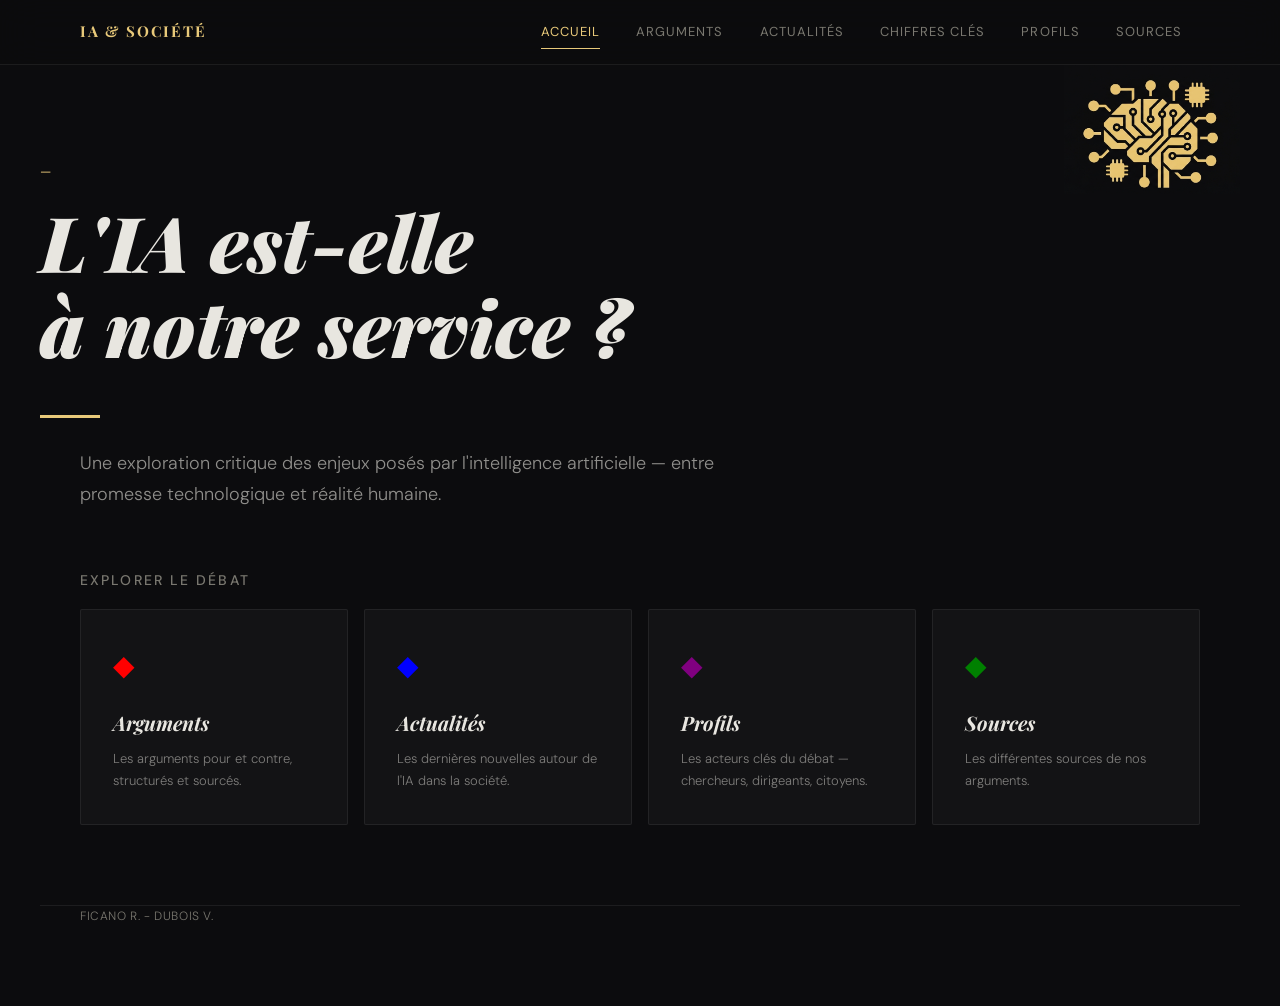
<file: index.html>
<!DOCTYPE html>
<html lang="fr">

<head>
  <meta charset="UTF-8">
  <meta name="viewport" content="width=device-width, initial-scale=1.0">
  <link rel="stylesheet" href="css/style.css">
  <link rel="icon" href="img/logo.png">
  <title>IA et société</title>
</head>

<body>
  <header>
    <nav>
      <ul>
        <li><a href="/" class="active">Accueil</a></li>
        <li><a href="html/arguments.html">Arguments</a></li>
        <li><a href="html/actu.html">Actualités</a></li>
        <li><a href="html/chiffres.html">chiffres clés</a></li>
        <li><a href="html/profils.html">Profils</a></li>
        <li><a href="html/sources.html">Sources</a></li>
      </ul>
    </nav>
  </header>

  <img class="filter" src="img/ia.png" id="ia_img">
  
  <h1>L'IA est-elle<br>à notre service ?</h1>

  <main>
    <p class="hero-description">
      Une exploration critique des enjeux posés par l'intelligence artificielle — entre promesse technologique et
      réalité humaine.
    </p>

    <h3>Explorer le débat</h3>

    <div class="explore-grid">

      <a href="html/arguments.html" class="explore-link">
        <div class="explore-card">
          <div class="explore-icon" style="color: rgb(255, 0, 0);">◆</div>
          <div class="explore-title">Arguments</div>
          <div class="explore-desc">Les arguments pour et contre, structurés et sourcés.</div>
        </div>
      </a>

      <a href="html/actu.html" class="explore-link">
        <div class="explore-card">
          <div class="explore-icon" style="color: blue;">◆</div>
          <div class="explore-title">Actualités</div>
          <div class="explore-desc">Les dernières nouvelles autour de l'IA dans la société.</div>
        </div>
      </a>

      <a href="html/profils.html" class="explore-link">
        <div class="explore-card">
          <div class="explore-icon" style="color:purple">◆</div>
          <div class="explore-title">Profils</div>
          <div class="explore-desc">Les acteurs clés du débat — chercheurs, dirigeants, citoyens.</div>
        </div>
      </a>

      <a href="html/sources.html" class="explore-link">
        <div class="explore-card">
          <div class="explore-icon" style="color: green">◆</div>
          <div class="explore-title">Sources</div>
          <div class="explore-desc">Les différentes sources de nos arguments.</div>
        </div>
      </a>

    </div>
  </main>

  <footer>
    FICANO R. - DUBOIS V.
  </footer>

</body>

</html>
</file>
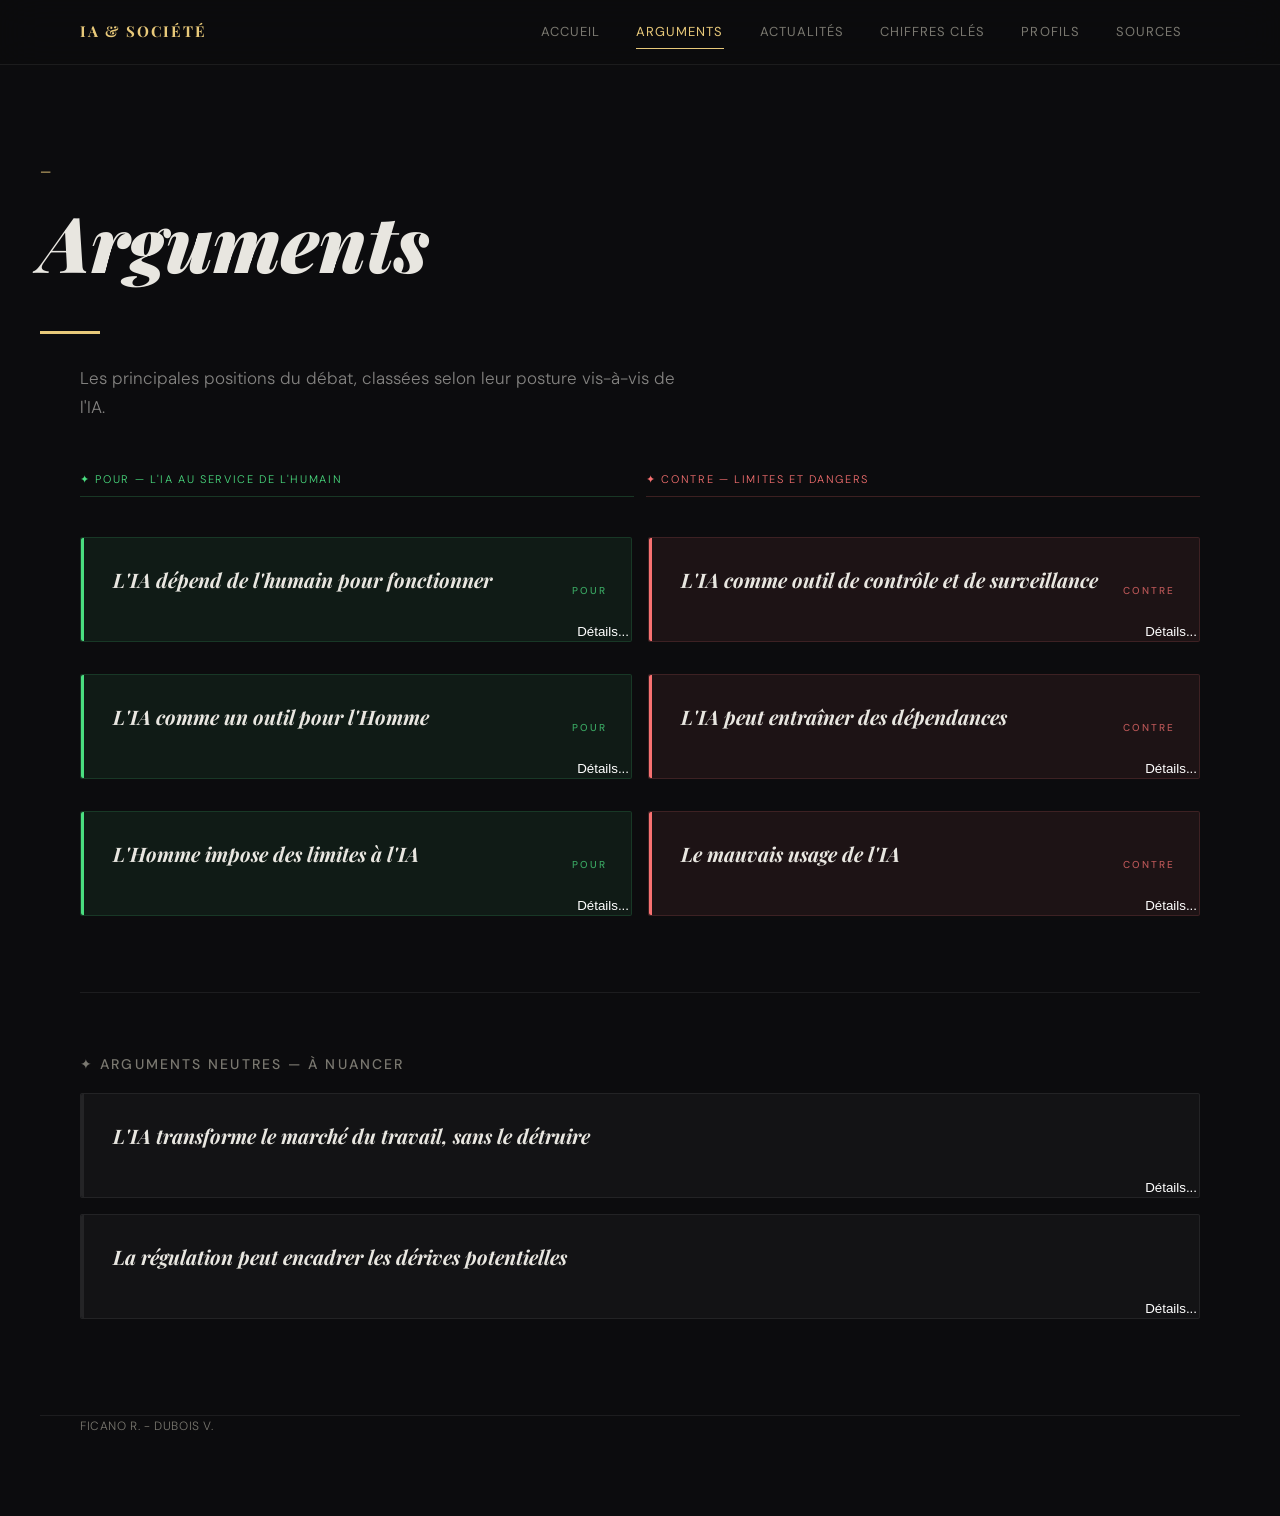
<file: html/arguments.html>
<!DOCTYPE html>
<html lang="fr">

<head>
  <meta charset="UTF-8">
  <meta name="viewport" content="width=device-width, initial-scale=1.0">
  <link rel="stylesheet" href="../css/style.css">
  <link rel="icon" href="../img/logo.png">
  <title>IA et société</title>
</head>

<body>
  <header>
    <nav>
      <ul>
        <li><a href="../index.html">Accueil</a></li>
        <li><a href="arguments.html" class="active">Arguments</a></li>
        <li><a href="actu.html">Actualités</a></li>
        <li><a href="chiffres.html">chiffres clés</a></li>
        <li><a href="profils.html">Profils</a></li>
        <li><a href="sources.html">Sources</a></li>
      </ul>
    </nav>
  </header>

  <h1>Arguments</h1>

  <main>
    <p style="max-width:600px; font-size:17px; color:rgba(232,230,224,0.55); margin-bottom:48px;">
      Les principales positions du débat, classées selon leur posture vis-à-vis de l'IA.
    </p>

    <div style="display:grid; grid-template-columns:1fr 1fr; gap:12px; margin-bottom:12px;">
      <div
        style="font-family:'DM Sans',sans-serif; font-size:11px; letter-spacing:0.15em; text-transform:uppercase; color:#4ade80; padding:0 0 8px; border-bottom:1px solid rgba(74,222,128,0.2);">
        ✦ Pour — L'IA au service de l'humain
      </div>
      <div
        style="font-family:'DM Sans',sans-serif; font-size:11px; letter-spacing:0.15em; text-transform:uppercase; color:#f87171; padding:0 0 8px; border-bottom:1px solid rgba(248,113,113,0.2);">
        ✦ Contre — Limites et dangers
      </div>
    </div>

    <div class="arguments-grid">
      <fieldset class="pour">
        <h2>L'IA dépend
          de l'humain pour fonctionner</h2>
        <button class="detailsbtn" command="show-modal" commandfor="diag_1">
          Détails...
        </button>
      </fieldset>

      <dialog id="diag_1" closedby="any">
        <button class="closebtn" commandfor="diag_1" command="close">✕</button>
        <p>L'IA ne peut exister sans l'humain. Elle se nourrit des données que nous produisons,
          repose sur des infrastructures que nous concevons et maintenons, et n'a de raison d'être que parce que nous la
          consommons.
          Loin d'être autonome, elle est le reflet d'une dépendance totale à l'activité humaine.</p>
      </dialog>

      <fieldset class="contre">
        <h2>L'IA
          comme outil de contrôle et de surveillance</h2>
        <button class="detailsbtn" command="show-modal" commandfor="diag_2">
          Détails...
        </button>
      </fieldset>

      <dialog id="diag_2" closedby="any">
        <button class="closebtn" commandfor="diag_2" command="close">✕</button>
        <p>L'utilisation de l'IA dans la surveillance soulève des inquiétudes majeures. Reconnaissance faciale,
          analyse de données massives et suivi des comportements peuvent être utilisés pour restreindre les libertés
          individuelles. Sans encadrement strict, ces technologies peuvent devenir des outils de contrôle social
          puissants.</p>
      </dialog>

      <fieldset class="pour">
        <h2>L'IA comme un outil pour l'Homme</h2>
        <button class="detailsbtn" command="show-modal" commandfor="diag_3">
          Détails...
        </button>
      </fieldset>

      <dialog id="diag_3" closedby="any">
        <button class="closebtn" commandfor="diag_3" command="close">✕</button>
        <p>Conçue pour répondre à des besoins humains, l'IA est un outil de service par nature. Médecine, éducation,
          productivité, accessibilité : dans chaque domaine,
          elle agit sur sollicitation humaine et au bénéfice de l'homme.
          C'est un prolongement de nos capacités, dont nous restons les commanditaires.</p>
      </dialog>

      <fieldset class="contre">
        <h2>L'IA peut entraîner des dépendances</h2>
        <button class="detailsbtn" command="show-modal" commandfor="diag_4">
          Détails...
        </button>
      </fieldset>

      <dialog id="diag_4" closedby="any">
        <button class="closebtn" commandfor="diag_4" command="close">✕</button>
        <p>À force d'automatiser certaines tâches, l'IA peut réduire notre autonomie. Les utilisateurs peuvent devenir
          dépendants des outils numériques pour réfléchir, décider ou créer. Cette dépendance peut affaiblir certaines
          compétences humaines essentielles sur le long terme.</p>
      </dialog>

      <fieldset class="pour">
        <h2>L'Homme impose des limites à l'IA</h2>
        <button class="detailsbtn" command="show-modal" commandfor="diag_5">
          Détails...
        </button>
      </fieldset>

      <dialog id="diag_5" closedby="any">
        <button class="closebtn" commandfor="diag_5" command="close">✕</button>
        <p>L'IA n'agit jamais en dehors du cadre que l'homme lui impose. Techniquement,
          ses capacités et ses interdits sont définis par ses concepteurs. Juridiquement,
          des réglementations comme l'AI Act encadrent strictement ses usages.
          L'homme est à la fois architecte, utilisateur et législateur de son outil.</p>
      </dialog>

      <fieldset class="contre">
        <h2>Le mauvais usage de l'IA</h2>
        <button class="detailsbtn" command="show-modal" commandfor="diag_6">
          Détails...
        </button>
      </fieldset>

      <dialog id="diag_6" closedby="any">
        <button class="closebtn" commandfor="diag_6" command="close">✕</button>
        <p>Comme tout outil, l'IA peut être utilisée à mauvais escient. Désinformation, deepfakes,
          automatisation de cyberattaques ou manipulation de l'opinion publique sont autant de risques réels. Le
          problème
          ne vient pas uniquement de la technologie, mais de l'usage que certains en font.</p>
      </dialog>
    </div>

    <hr>

    <h3>✦ Arguments neutres — À nuancer</h3>

    <fieldset>
      <h2>L'IA transforme le marché du travail, sans le détruire</h2>
      <button class="detailsbtn" command="show-modal" commandfor="diag_7">
        Détails...
      </button>
    </fieldset>

    <dialog id="diag_7" closedby="any">
      <button class="closebtn" commandfor="diag_7" command="close">✕</button>
      <p>L'IA modifie profondément certains métiers en automatisant des tâches répétitives, mais elle en crée aussi de
        nouveaux. Plutôt qu'une disparition globale des emplois, on observe une transformation des compétences demandées
        et une évolution du marché du travail.</p>
    </dialog>

    <fieldset>
      <h2>La régulation peut encadrer les dérives potentielles</h2>
      <button class="detailsbtn" command="show-modal" commandfor="diag_8">
        Détails...
      </button>
    </fieldset>

    <dialog id="diag_8" closedby="any">
      <button class="closebtn" commandfor="diag_8" command="close">✕</button>
      <p>Des lois et régulations peuvent limiter les abus liés à l'IA. En fixant des règles claires sur son utilisation,
        il est possible de réduire les risques tout en conservant ses bénéfices. Toutefois, leur efficacité dépend de
        leur application et de leur adaptation face aux évolutions rapides de la technologie.</p>
    </dialog>
  </main>

  <footer>
    FICANO R. - DUBOIS V.
  </footer>
</body>

</html>
</file>
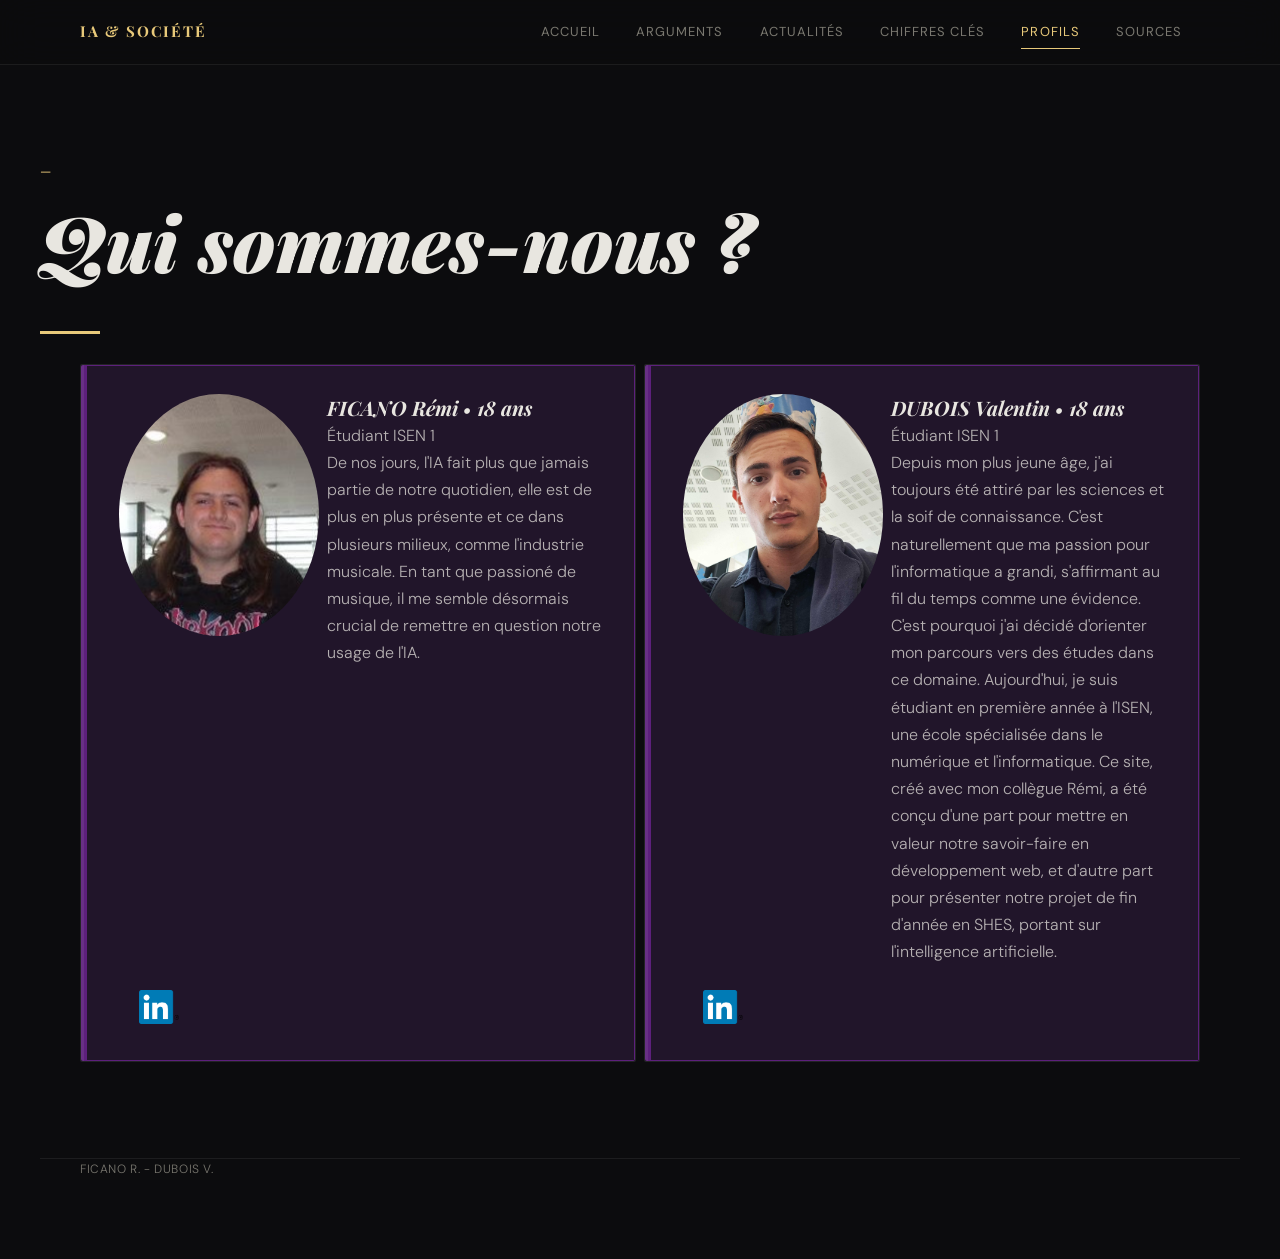
<file: html/profils.html>
<!DOCTYPE html>
<html lang="fr">

<head>
    <meta charset="UTF-8">
    <meta name="viewport" content="width=device-width, initial-scale=1.0">
    <link rel="stylesheet" href="../css/style.css">
    <link rel="icon" href="../img/logo.png">
    <title>IA et société</title>
</head>

<body>
    <header>
        <nav>
            <ul>
                <li><a href="../index.html">Accueil</a></li>
                <li><a href="arguments.html">Arguments</a></li>
                <li><a href="actu.html">Actualités</a></li>
                <li><a href="chiffres.html">chiffres clés</a></li>
                <li><a href="profils.html" class="active">Profils</a></li>
                <li><a href="sources.html">Sources</a></li>
            </ul>
        </nav>
    </header>

    <h1>Qui sommes-nous ?</h1>

    <main>

        <div class="container">
            <fieldset>
                <div class="profil">
                    <img style="border-radius: 150%;" width="200px" height="242px" src="../img/remi.jpg">
                    <div>
                        <h2>FICANO Rémi • 18 ans</h2>
                        <p>Étudiant ISEN 1 <br> De nos jours, l'IA fait plus que jamais partie de notre quotidien, elle
                            est de plus en plus présente et ce dans plusieurs milieux, comme l'industrie musicale. En
                            tant que passioné de musique, il me semble désormais crucial de remettre en question notre
                            usage de l'IA. <br><br><br><br><br><br><br><br><br><br><br><br></p>
                    </div>
                    <a href="https://www.linkedin.com/in/r%C3%A9mi-ficano-0a71162b5/" target="_NULL"><img
                            style="margin-left: 20px;" width="40px" src="../img/linkedin-in-icon-seeklogo.png"></a>
                </div>
            </fieldset>
            <fieldset>
                <div class="profil">
                    <img style="border-radius: 150%;" width="200px" height="242px" src="../img/valentin.jpg">
                    <div>
                        <h2>DUBOIS Valentin • 18 ans</h2>
                        <p>Étudiant ISEN 1 <br>
                            Depuis mon plus jeune âge, j'ai toujours été attiré par les sciences et la soif de
                            connaissance. C'est naturellement que ma passion pour l'informatique a grandi, s'affirmant
                            au fil du temps comme une évidence. C'est pourquoi j'ai décidé d'orienter mon parcours vers
                            des études dans ce domaine.
                            Aujourd'hui, je suis étudiant en première année à l'ISEN, une école spécialisée dans le
                            numérique et l'informatique. Ce site, créé avec mon collègue Rémi, a été conçu d'une part
                            pour mettre en valeur notre savoir-faire en développement web, et d'autre part pour
                            présenter notre projet de fin d'année en SHES, portant sur l'intelligence artificielle.</p>

                    </div>
                    <a href="https://www.linkedin.com/in/valentin-dubois-207bb8398/" target="_NULL"><img
                            style="margin-left: 20px;" width="40px" src="../img/linkedin-in-icon-seeklogo.png"></a>
                </div>
            </fieldset>
        </div>

    </main>

    <footer>
        FICANO R. - DUBOIS V.
    </footer>

</body>

</html>
</file>
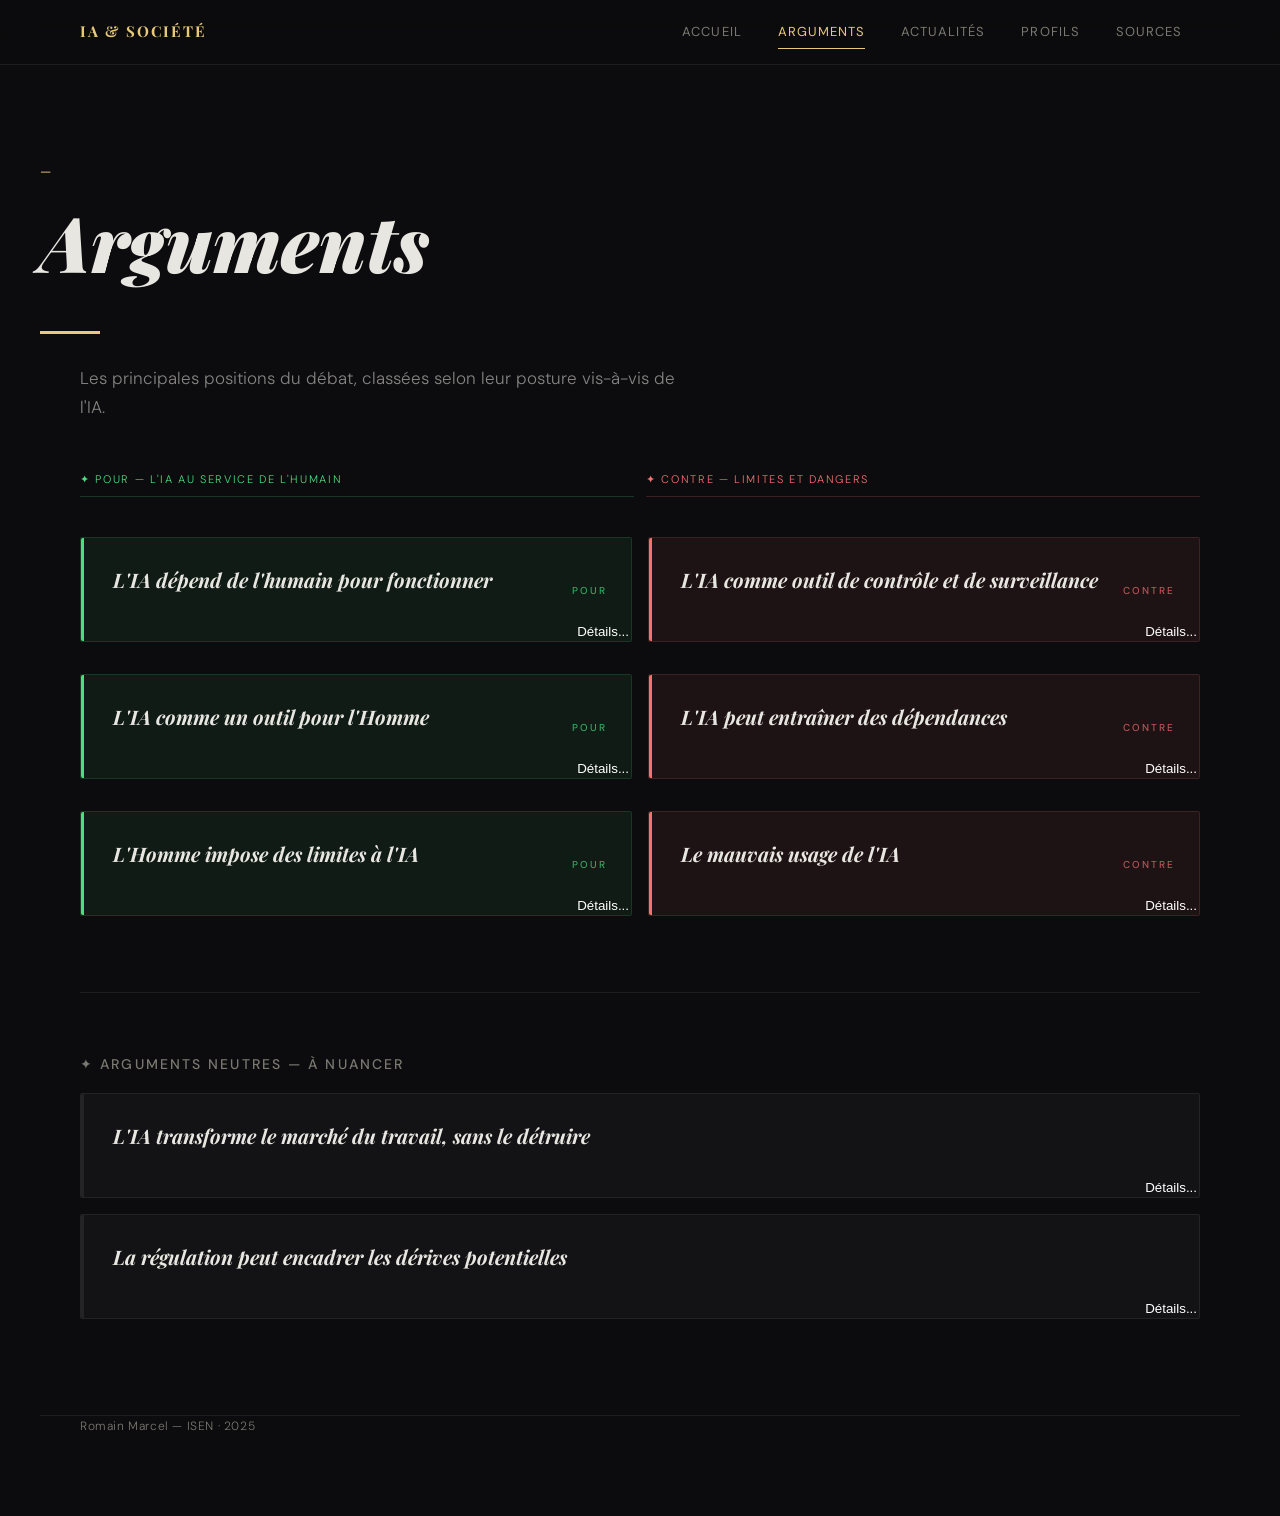
<file: static/html/arguments.html>
<!DOCTYPE html>
<html lang="fr">

<head>
  <meta charset="UTF-8">
  <meta name="viewport" content="width=device-width, initial-scale=1.0">
  <link rel="stylesheet" href="../css/style.css">
  <link rel="icon" href="../img/logo.png">
  <title>IA et société</title>
</head>

<body>
  <header>
    <nav>
      <ul>
        <li><a href="../..">Accueil</a></li>
        <li><a href="arguments.html" class="active">Arguments</a></li>
        <li><a href="actu.html">Actualités</a></li>
        <li><a href="profils.html">Profils</a></li>
        <li><a href="sources.html">Sources</a></li>
      </ul>
    </nav>
  </header>

  <h1>Arguments</h1>

  <main>
    <p style="max-width:600px; font-size:17px; color:rgba(232,230,224,0.55); margin-bottom:48px;">
      Les principales positions du débat, classées selon leur posture vis-à-vis de l'IA.
    </p>

    <div style="display:grid; grid-template-columns:1fr 1fr; gap:12px; margin-bottom:12px;">
      <div
        style="font-family:'DM Sans',sans-serif; font-size:11px; letter-spacing:0.15em; text-transform:uppercase; color:#4ade80; padding:0 0 8px; border-bottom:1px solid rgba(74,222,128,0.2);">
        ✦ Pour — L'IA au service de l'humain
      </div>
      <div
        style="font-family:'DM Sans',sans-serif; font-size:11px; letter-spacing:0.15em; text-transform:uppercase; color:#f87171; padding:0 0 8px; border-bottom:1px solid rgba(248,113,113,0.2);">
        ✦ Contre — Limites et dangers
      </div>
    </div>

    <div class="arguments-grid">
      <fieldset class="pour">
        <h2><a target="_NULL" href="https://news.harvard.edu/gazette/story/2025/11/is-ai-dulling-our-minds/">L'IA dépend
            de l'humain pour fonctionner</a></h2>
        <button class="detailsbtn" command="show-modal" commandfor="diag_1">
          Détails...
        </button>
      </fieldset>

      <dialog id="diag_1" closedby="any">
        <button class="closebtn" commandfor="diag_1" command="close">✕</button>
        <p>L'IA ne peut exister sans l'humain. Elle se nourrit des données que nous produisons,
           repose sur des infrastructures que nous concevons et maintenons, et n'a de raison d'être que parce que nous la consommons. 
          Loin d'être autonome, elle est le reflet d'une dépendance totale à l'activité humaine.</p>
      </dialog>

      <fieldset class="contre">
        <h2><a target="_NULL"
            href="https://www.lemondeinformatique.fr/actualites/lire-anthropic-etend-les-capacites-de-claude-pour-controler-un-pc-99725.html">L'IA
            comme outil de contrôle et de surveillance</a></h2>
        <button class="detailsbtn" command="show-modal" commandfor="diag_2">
          Détails...
        </button>
      </fieldset>

      <dialog id="diag_2" closedby="any">
        <button class="closebtn" commandfor="diag_2" command="close">✕</button>
        <p>Ce dialogue a été ouvert en utilisant une commande d'invocation. gsgs</p>
      </dialog>

      <fieldset class="pour">
        <h2><a href="profils.html">L'IA comme un outil pour l'Homme</a></h2>
        <button class="detailsbtn" command="show-modal" commandfor="diag_3">
          Détails...
        </button>
      </fieldset>

      <dialog id="diag_3" closedby="any">
        <button class="closebtn" commandfor="diag_3" command="close">✕</button>
        <p>Conçue pour répondre à des besoins humains, l'IA est un outil de service par nature. Médecine, éducation, productivité, accessibilité : dans chaque domaine, 
          elle agit sur sollicitation humaine et au bénéfice de l'homme. 
          C'est un prolongement de nos capacités, dont nous restons les commanditaires.</p>
      </dialog>

      <fieldset class="contre">
        <h2><a href="profils.html">L'IA peut entraîner des dépendances</a></h2>
        <button class="detailsbtn" command="show-modal" commandfor="diag_4">
          Détails...
        </button>
      </fieldset>

      <dialog id="diag_4" closedby="any">
        <button class="closebtn" commandfor="diag_4" command="close">✕</button>
        <p>Ce dialogue a été ouvert en utilisant une commande d'invocation.</p>
      </dialog>

      <fieldset class="pour">
        <h2><a href="profils.html">L'Homme impose des limites à l'IA</a></h2>
        <button class="detailsbtn" command="show-modal" commandfor="diag_5">
          Détails...
        </button>
      </fieldset>

      <dialog id="diag_5" closedby="any">
        <button class="closebtn" commandfor="diag_5" command="close">✕</button>
        <p>L'IA n'agit jamais en dehors du cadre que l'homme lui impose. Techniquement, 
          ses capacités et ses interdits sont définis par ses concepteurs. Juridiquement,
           des réglementations comme l'AI Act encadrent strictement ses usages.
           L'homme est à la fois architecte, utilisateur et législateur de son outil.</p>
      </dialog>

      <fieldset class="contre">
        <h2><a href="profils.html">Le mauvais usage de l'IA</a></h2>
        <button class="detailsbtn" command="show-modal" commandfor="diag_6">
          Détails...
        </button>
      </fieldset>

      <dialog id="diag_6" closedby="any">
        <button class="closebtn" commandfor="diag_6" command="close">✕</button>
        <p>Ce dialogue a été ouvert en utilisant une commande d'invocation.</p>
      </dialog>
    </div>

    <hr>

    <h3>✦ Arguments neutres — À nuancer</h3>

    <fieldset>
      <h2><a href="profils.html">L'IA transforme le marché du travail, sans le détruire</a></h2>
      <button class="detailsbtn" command="show-modal" commandfor="diag_7">
        Détails...
      </button>
    </fieldset>

    <dialog id="diag_7" closedby="any">
        <button class="closebtn" commandfor="diag_7" command="close">✕</button>
        <p>Ce dialogue a été ouvert en utilisant une commande d'invocation.</p>
      </dialog>

    <fieldset>
      <h2><a href="profils.html">La régulation peut encadrer les dérives potentielles</a></h2>
      <button class="detailsbtn" command="show-modal" commandfor="diag_8">
        Détails...
      </button>
    </fieldset>

    <dialog id="diag_8" closedby="any">
        <button class="closebtn" commandfor="diag_8" command="close">✕</button>
        <p>Ce dialogue a été ouvert en utilisant une commande d'invocation.</p>
      </dialog>
  </main>

  <footer>
    Romain Marcel — ISEN · 2025
  </footer>
</body>

</html>
</file>
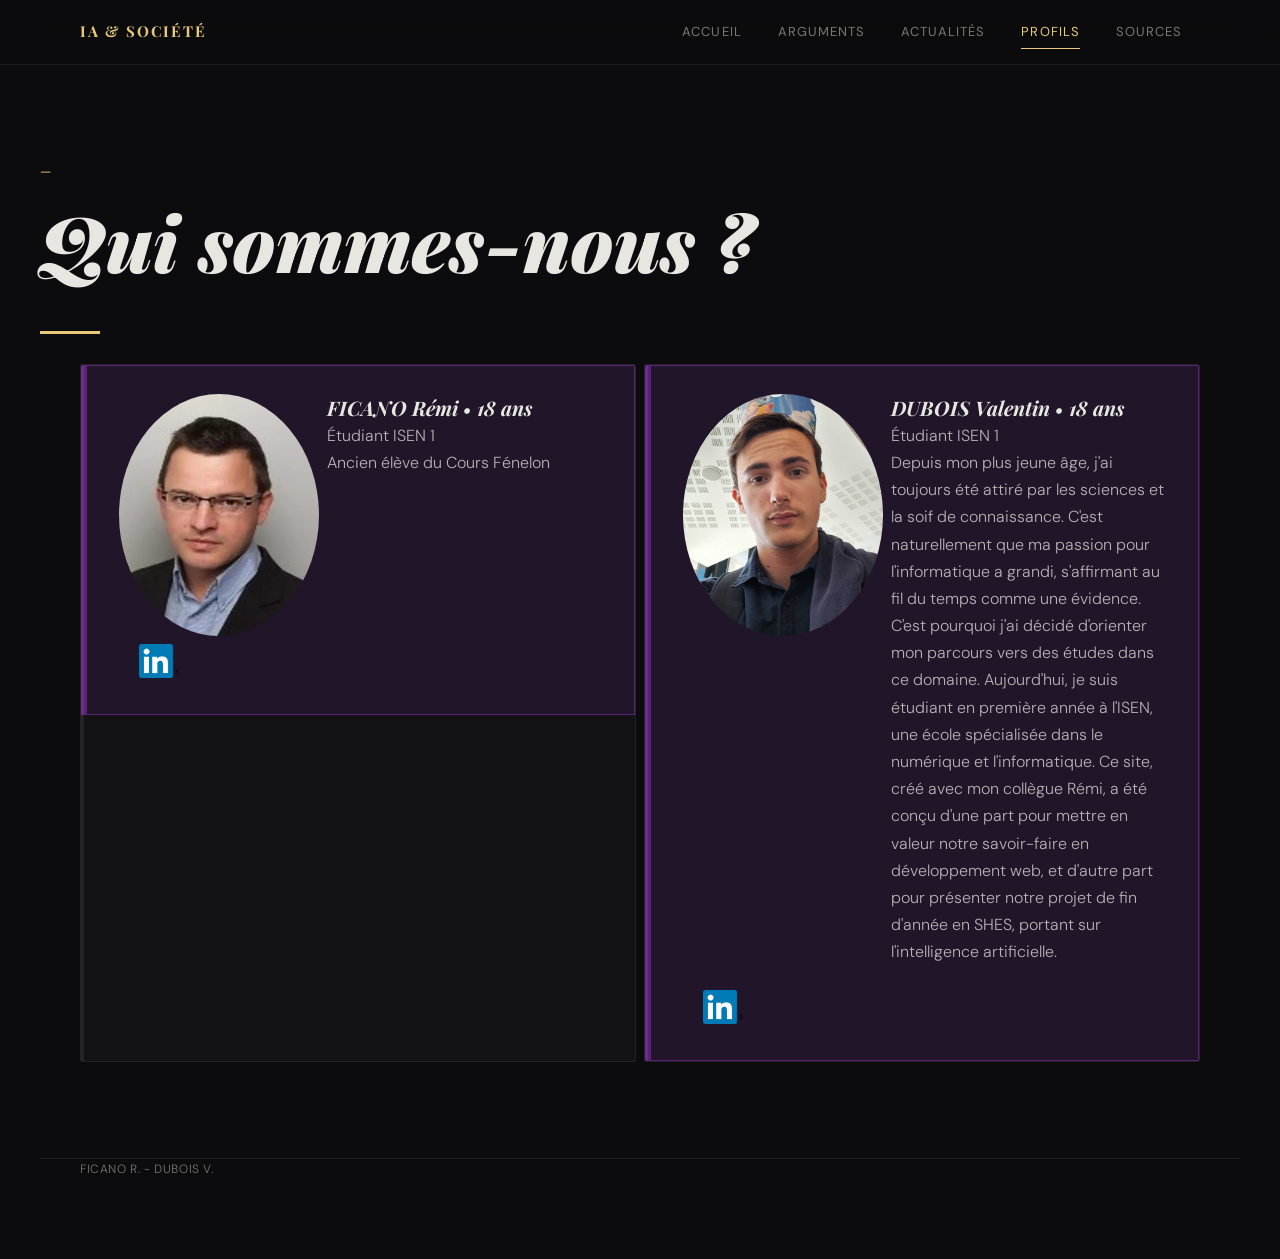
<file: static/html/profils.html>
<!DOCTYPE html>
<html lang="fr">

<head>
    <meta charset="UTF-8">
    <meta name="viewport" content="width=device-width, initial-scale=1.0">
    <link rel="stylesheet" href="../css/style.css">
    <link rel="icon" href="../img/logo.png">
    <title>IA et société</title>
</head>

<body>
    <header>
        <nav>
            <ul>
                <li><a href="../..">Accueil</a></li>
                <li><a href="arguments.html">Arguments</a></li>
                <li><a href="actu.html">Actualités</a></li>
                <li><a href="profils.html" class="active">Profils</a></li>
                <li><a href="sources.html">Sources</a></li>
            </ul>
        </nav>
    </header>

    <h1>Qui sommes-nous ?</h1>

    <main>

        <div class="container">
            <fieldset>
                <div class="profil">
                    <img style="border-radius: 150%;" width="200px" height="242px" src="../img/xav.webp">
                    <div>
                        <h2>FICANO Rémi • 18 ans</h2>
                        <p>Étudiant ISEN 1 <br> Ancien élève du Cours Fénelon</p>
                    </div>
                    <a href="https://www.linkedin.com/in/r%C3%A9mi-ficano-0a71162b5/" target="_NULL"><img
                                style="margin-left: 20px;" width="40px" src="../img/linkedin-in-icon-seeklogo.png"></a>
                </div>
            </fieldset>
            <fieldset>
                <div class="profil">
                    <img style="border-radius: 150%;" width="200px" height="242px" src="../img/valentin.jpg">
                    <div>
                        <h2>DUBOIS Valentin • 18 ans</h2>
                        <p>Étudiant ISEN 1 <br>
                            Depuis mon plus jeune âge, j'ai toujours été attiré par les sciences et la soif de
                            connaissance. C'est naturellement que ma passion pour l'informatique a grandi, s'affirmant
                            au fil du temps comme une évidence. C'est pourquoi j'ai décidé d'orienter mon parcours vers
                            des études dans ce domaine.
                            Aujourd'hui, je suis étudiant en première année à l'ISEN, une école spécialisée dans le
                            numérique et l'informatique. Ce site, créé avec mon collègue Rémi, a été conçu d'une part
                            pour mettre en valeur notre savoir-faire en développement web, et d'autre part pour
                            présenter notre projet de fin d'année en SHES, portant sur l'intelligence artificielle.</p>
                        
                    </div>
                    <a href="https://www.linkedin.com/in/valentin-dubois-207bb8398/" target="_NULL"><img
                                style="margin-left: 20px;" width="40px" src="../img/linkedin-in-icon-seeklogo.png"></a>
                </div>
            </fieldset>
        </div>

    </main>

    <footer>
        FICANO R. - DUBOIS V.
    </footer>

</body>

</html>
</file>
<file: css/style.css>
@import url('https://fonts.googleapis.com/css2?family=Playfair+Display:ital,wght@0,400;0,700;0,900;1,400;1,700&family=DM+Sans:wght@300;400;500&display=swap');

*,
*::before,
*::after {
  margin: 0;
  padding: 0;
  box-sizing: border-box;
}

:root {
  --bg: #0c0c0e;
  --bg2: #13131a;
  --surface: #1a1a24;
  --border: rgba(255, 255, 255, 0.07);
  --text: #e8e6e0;
  --text-dim: #7a7870;
  --accent: #e8c97a;
  --pour: #4ade80;
  --contre: #f87171;
  --pour-bg: rgba(74, 222, 128, 0.07);
  --contre-bg: rgba(248, 113, 113, 0.07);
  --neutral-bg: rgba(255, 255, 255, 0.03);
}

html {
  scroll-behavior: smooth;
}

.clair {
  background-color: white;
  color: black;
}

body {
  background: var(--bg);
  color: var(--text);
  font-family: 'DM Sans', sans-serif;
  font-weight: 300;
  line-height: 1.7;
  min-height: 100vh;
  overflow-x: hidden;
}

header {
  position: sticky;
  top: 0;
  z-index: 100;
  background: rgba(12, 12, 14, 0.85);
  backdrop-filter: blur(20px);
  -webkit-backdrop-filter: blur(20px);
  border-bottom: 1px solid var(--border);
}

nav {
  max-width: 1200px;
  margin: 0 auto;
  padding: 0 40px;
  display: flex;
  align-items: center;
  height: 64px;
}

nav ul,
nav ol {
  list-style: none;
  display: flex;
  align-items: center;
}

nav li {
  display: inline-flex;
  align-items: center;
}

nav li a {
  display: inline-block;
  padding: 8px 18px;
  font-family: 'DM Sans', sans-serif;
  font-size: 13px;
  font-weight: 400;
  letter-spacing: 0.08em;
  text-transform: uppercase;
  text-decoration: none;
  color: var(--text-dim);
  transition: color 0.2s;
  position: relative;
}

nav li a::after {
  content: '';
  position: absolute;
  bottom: 2px;
  left: 18px;
  right: 18px;
  height: 1px;
  background: var(--accent);
  transform: scaleX(0);
  transition: transform 0.25s ease;
  transform-origin: left;
}

nav li a:hover {
  color: var(--text);
}

nav li a:hover::after {
  transform: scaleX(1);
}

nav li a.active {
  color: var(--accent);
}

nav li a.active::after {
  transform: scaleX(1);
}

nav::before {
  content: 'IA & SOCIÉTÉ';
  font-family: 'Playfair Display', serif;
  font-size: 15px;
  font-weight: 700;
  color: var(--accent);
  letter-spacing: 0.12em;
  margin-right: auto;
  white-space: nowrap;
}

h1 {
  background: none !important;
  padding: 100px 40px 80px !important;
  font-family: 'Playfair Display', serif;
  font-size: clamp(36px, 6vw, 80px);
  font-weight: 900;
  font-style: italic;
  color: var(--text);
  line-height: 1.1;
  max-width: 900px;
  margin: 0;
  display: block;
  position: relative;
}

h1::after {
  content: '';
  position: absolute;
  bottom: 30px;
  left: 40px;
  width: 60px;
  height: 3px;
  background: var(--accent);
}

h1::before {
  content: '—';
  display: block;
  font-family: 'DM Sans', sans-serif;
  font-size: 13px;
  font-style: normal;
  font-weight: 400;
  letter-spacing: 0.3em;
  color: var(--accent);
  margin-bottom: 20px;
  text-transform: uppercase;
}

main,
.content,
body>*:not(header):not(h1) {
  max-width: 1200px;
  margin: 0 auto;
  padding: 0 40px 80px;
}

fieldset {
  border-radius: 2px;
  padding: 0;
  margin-bottom: 16px;
  position: relative;
  overflow: hidden;
  background: var(--neutral-bg);
  border: 1px solid var(--border);
}

legend {
  display: none;
}

fieldset>* {
  display: block;
  padding: 28px 32px;
}

fieldset h2 a,
fieldset h2 {
  font-family: 'Playfair Display', serif;
  font-size: 20px;
  font-weight: 700;
  font-style: italic;
  text-decoration: none;
  color: var(--text);
  line-height: 1.4;
  transition: color 0.2s;
}

fieldset h2 a:hover {
  color: var(--accent);
}

fieldset::before {
  content: '';
  position: absolute;
  left: 0;
  top: 0;
  bottom: 0;
  width: 3px;
  background: var(--border);
}

fieldset.pour {
  background: var(--pour-bg);
  border-color: rgba(74, 222, 128, 0.15);
}

fieldset.pour::before {
  background: var(--pour);
}

fieldset.pour::after {
  content: 'POUR';
  position: absolute;
  top: 50%;
  right: 24px;
  transform: translateY(-50%);
  font-family: 'DM Sans', sans-serif;
  font-size: 10px;
  font-weight: 500;
  letter-spacing: 0.2em;
  color: var(--pour);
  opacity: 0.7;
}

fieldset.contre {
  background: var(--contre-bg);
  border-color: rgba(248, 113, 113, 0.15);
}

fieldset.contre::before {
  background: var(--contre);
}

fieldset.contre::after {
  content: 'CONTRE';
  position: absolute;
  top: 50%;
  right: 24px;
  transform: translateY(-50%);
  font-family: 'DM Sans', sans-serif;
  font-size: 10px;
  font-weight: 500;
  letter-spacing: 0.2em;
  color: var(--contre);
  opacity: 0.7;
}

h2:not(fieldset h2) {
  font-family: 'Playfair Display', serif;
  font-size: clamp(24px, 3vw, 36px);
  font-weight: 700;
  color: var(--text);
  margin-bottom: 24px;
  margin-top: 60px;
}

h3 {
  font-family: 'DM Sans', sans-serif;
  font-size: 14px;
  font-weight: 500;
  letter-spacing: 0.15em;
  text-transform: uppercase;
  color: var(--text-dim);
  margin-bottom: 16px;
  margin-top: 40px;
}

p {
  color: rgba(232, 230, 224, 0.75);
  margin-bottom: 16px;
  font-size: 16px;
}

a {
  color: var(--accent);
  text-decoration: none;
  transition: opacity 0.2s;
}

a:hover {
  opacity: 0.75;
}

.arguments-grid {
  display: grid;
  grid-template-columns: 1fr 1fr;
  gap: 16px;
  margin-top: 40px;
}

hr {
  border: none;
  border-top: 1px solid var(--border);
  margin: 60px 0;
}

table {
  width: 100%;
  border-collapse: collapse;
  font-size: 14px;
}

th {
  text-align: left;
  padding: 12px 16px;
  font-family: 'DM Sans', sans-serif;
  font-size: 11px;
  letter-spacing: 0.15em;
  text-transform: uppercase;
  color: var(--text-dim);
  border-bottom: 1px solid var(--border);
}

td {
  padding: 14px 16px;
  border-bottom: 1px solid var(--border);
  color: rgba(232, 230, 224, 0.75);
  vertical-align: top;
}

tr:hover td {
  background: rgba(255, 255, 255, 0.02);
}

.badge {
  display: inline-block;
  padding: 3px 10px;
  border-radius: 20px;
  font-size: 11px;
  font-weight: 500;
  letter-spacing: 0.05em;
}

.badge-pour {
  background: rgba(74, 222, 128, 0.12);
  color: var(--pour);
}

.badge-contre {
  background: rgba(248, 113, 113, 0.12);
  color: var(--contre);
}

.badge-neutre {
  background: rgba(255, 255, 255, 0.08);
  color: var(--text-dim);
}

footer {
  max-width: 1200px;
  margin: 0 auto;
  padding: 40px;
  border-top: 1px solid var(--border);
  font-size: 12px;
  color: var(--text-dim);
  letter-spacing: 0.05em;
}

.container {
  display: grid;
  grid-template-columns: 1fr 1fr;
  gap: 8px;
}

.profil {
  border-left: solid 6px rgb(93, 32, 124) !important;
  border: solid 1px rgb(93, 32, 124);
  background-color: rgba(93, 32, 124, 0.2);
  display: grid;
  grid-template-columns: 200px 1fr;
  gap: 8px;
}

.actu {
  border-left: solid 6px rgb(0, 0, 95) !important;
  border: solid 1px rgb(0, 0, 95);
  background-color: rgba(0, 0, 95, 0.192);
}

.actu_container {
  display: grid;
  grid-template-columns: 80px 1fr;
}

.source {
  border-left: solid 6px rgb(5, 95, 0) !important;
  border: solid 1px rgb(5, 95, 0);
  background-color: rgba(5, 95, 0, 0.192);
}

.hero-description {
  max-width: 640px;
  font-size: 18px;
  color: rgba(232, 230, 224, 0.6);
  margin-bottom: 60px;
}

.explore-grid {
  display: grid;
  grid-template-columns: repeat(auto-fit, minmax(260px, 1fr));
  gap: 16px;
  margin-top: 16px;
}

.explore-link {
  color: inherit;
  text-decoration: none;
}

.explore-card {
  background: rgba(255, 255, 255, 0.03);
  border: 1px solid rgba(255, 255, 255, 0.07);
  border-radius: 2px;
  padding: 32px;
  transition: border-color 0.2s, transform 0.2s;
}

.explore-card:hover {
  border-color: rgba(232, 201, 122, 0.3);
  transform: translateY(-3px);
}

.explore-icon {
  font-size: 28px;
  margin-bottom: 16px;
}

.explore-title {
  font-family: 'Playfair Display', serif;
  font-size: 20px;
  font-weight: 700;
  font-style: italic;
  margin-bottom: 8px;
}

.explore-desc {
  font-size: 13px;
  color: rgba(232, 230, 224, 0.5);
}

dialog {
  border-left: solid 6px rgb(2, 118, 171) !important;
  border: solid 1px rgb(2, 118, 171);
  background-color: rgb(3, 43, 70);
  margin: auto;
  position: fixed;
  inset: 0;
  padding: 20px;
}

dialog p {
  font-family: 'Playfair Display', serif;
  font-size: 20px;
  font-weight: 700;
  font-style: italic;
  text-decoration: none;
}

.detailsbtn {
  display: flex;
  float: right;
  padding: 0;
  color: white;
  border: solid rgba(255, 255, 255, 0) 2px;
  background-color: rgba(255, 255, 255, 0);
}

.closebtn {
  display: flex;
  float: right;
  background-color: rgba(255, 255, 255, 0);
  color: red;
  border: solid rgba(255, 255, 255, 0);
}

/* ─── Chiffres ─────────────────────────────────────────────── */

.kpi-grid {
  display: grid;
  grid-template-columns: repeat(auto-fit, minmax(170px, 1fr));
  gap: 16px;
  margin-bottom: 60px;
}

.kpi {
  background: var(--neutral-bg);
  border: 1px solid var(--border);
  border-radius: 2px;
  padding: 24px 20px;
  position: relative;
  overflow: hidden;
}

.kpi::before {
  content: '';
  position: absolute;
  left: 0;
  top: 0;
  bottom: 0;
  width: 3px;
}

.kpi.accent::before {
  background: var(--accent);
}

.kpi.green::before {
  background: var(--pour);
}

.kpi.red::before {
  background: var(--contre);
}

.kpi.blue::before {
  background: #60a5fa;
}

.kpi-label {
  font-family: 'DM Sans', sans-serif;
  font-size: 11px;
  letter-spacing: 0.15em;
  text-transform: uppercase;
  color: var(--text-dim);
  margin-bottom: 10px;
}

.kpi-value {
  font-family: 'Playfair Display', serif;
  font-size: 34px;
  font-weight: 900;
  font-style: italic;
  color: var(--text);
  line-height: 1;
}

.kpi-sub {
  font-size: 12px;
  color: var(--text-dim);
  margin-top: 6px;
}

.kpi-source {
  font-size: 10px;
  letter-spacing: 0.08em;
  color: rgba(122, 120, 112, 0.6);
  margin-top: 8px;
  text-transform: uppercase;
}

.section-label {
  font-family: 'DM Sans', sans-serif;
  font-size: 11px;
  letter-spacing: 0.15em;
  text-transform: uppercase;
  color: var(--text-dim);
  margin: 0 0 20px;
  padding-bottom: 10px;
  border-bottom: 1px solid var(--border);
}

.chart-card {
  background: var(--neutral-bg);
  border: 1px solid var(--border);
  border-radius: 2px;
  padding: 28px 24px;
  margin-bottom: 16px;
}

.chart-title {
  font-family: 'Playfair Display', serif;
  font-size: 18px;
  font-weight: 700;
  font-style: italic;
  color: var(--text);
  margin-bottom: 4px;
}

.chart-source {
  font-size: 11px;
  color: var(--text-dim);
  margin-bottom: 20px;
}

.charts-row {
  display: grid;
  grid-template-columns: 1fr 1fr;
  gap: 16px;
  margin-bottom: 16px;
}

.chart-legend {
  display: flex;
  flex-wrap: wrap;
  gap: 14px;
  margin-bottom: 14px;
  font-size: 12px;
  color: rgba(232, 230, 224, 0.6);
}

.legend-dot {
  width: 10px;
  height: 10px;
  border-radius: 2px;
  display: inline-block;
  margin-right: 4px;
  vertical-align: middle;
}

.chart-wrap {
  position: relative;
  width: 100%;
  height: 220px;
}

.chart-wrap--sm {
  height: 188px;
}

.chart-wrap--lg {
  height: 300px;
}

#ia_img {
  position: absolute;
  right: 0;
  width: 20%;
  z-index: -2;
}

body:has(dialog:open) {
  filter: blur(3.5px);
  overflow: hidden;
}

@media (max-width: 768px) {
  nav {
    padding: 0 20px;
  }

  nav::before {
    display: none;
  }

  nav li a {
    padding: 8px 10px;
    font-size: 12px;
  }

  h1 {
    padding: 60px 20px 50px !important;
  }

  h1::after {
    left: 20px;
  }

  main,
  .content,
  body>*:not(header):not(h1) {
    padding: 0 20px 60px;
  }

  .pour h2 a,
  .contre h2 a {
    font-size: 80%;
  }

  .container {
    grid-template-columns: 1fr;
  }

  fieldset.pour::after,
  fieldset.contre::after {
    content: '';
  }

  .charts-row {
    grid-template-columns: 1fr;
  }

  .kpi-value {
    font-size: 28px;
  }
}
</file>
<file: static/css/style.css>
@import url('https://fonts.googleapis.com/css2?family=Playfair+Display:ital,wght@0,400;0,700;0,900;1,400;1,700&family=DM+Sans:wght@300;400;500&display=swap');

*,
*::before,
*::after {
  margin: 0;
  padding: 0;
  box-sizing: border-box;
}

:root {
  --bg: #0c0c0e;
  --bg2: #13131a;
  --surface: #1a1a24;
  --border: rgba(255, 255, 255, 0.07);
  --text: #e8e6e0;
  --text-dim: #7a7870;
  --accent: #e8c97a;
  --pour: #4ade80;
  --contre: #f87171;
  --pour-bg: rgba(74, 222, 128, 0.07);
  --contre-bg: rgba(248, 113, 113, 0.07);
  --neutral-bg: rgba(255, 255, 255, 0.03);
}

html {
  scroll-behavior: smooth;
}

.clair {
  background-color: white;
  color: black;
}

body {
  background: var(--bg);
  color: var(--text);
  font-family: 'DM Sans', sans-serif;
  font-weight: 300;
  line-height: 1.7;
  min-height: 100vh;
  overflow-x: hidden;
}

header {
  position: sticky;
  top: 0;
  z-index: 100;
  background: rgba(12, 12, 14, 0.85);
  backdrop-filter: blur(20px);
  -webkit-backdrop-filter: blur(20px);
  border-bottom: 1px solid var(--border);
}

nav {
  max-width: 1200px;
  margin: 0 auto;
  padding: 0 40px;
  display: flex;
  align-items: center;
  height: 64px;
}

nav ul,
nav ol {
  list-style: none;
  display: flex;
  align-items: center;
}

nav li {
  display: inline-flex;
  align-items: center;
}

nav li a {
  display: inline-block;
  padding: 8px 18px;
  font-family: 'DM Sans', sans-serif;
  font-size: 13px;
  font-weight: 400;
  letter-spacing: 0.08em;
  text-transform: uppercase;
  text-decoration: none;
  color: var(--text-dim);
  transition: color 0.2s;
  position: relative;
}

nav li a::after {
  content: '';
  position: absolute;
  bottom: 2px;
  left: 18px;
  right: 18px;
  height: 1px;
  background: var(--accent);
  transform: scaleX(0);
  transition: transform 0.25s ease;
  transform-origin: left;
}

nav li a:hover {
  color: var(--text);
}

nav li a:hover::after {
  transform: scaleX(1);
}

nav li a.active {
  color: var(--accent);
}

nav li a.active::after {
  transform: scaleX(1);
}

nav::before {
  content: 'IA & SOCIÉTÉ';
  font-family: 'Playfair Display', serif;
  font-size: 15px;
  font-weight: 700;
  color: var(--accent);
  letter-spacing: 0.12em;
  margin-right: auto;
  white-space: nowrap;
}

h1 {
  background: none !important;
  padding: 100px 40px 80px !important;
  font-family: 'Playfair Display', serif;
  font-size: clamp(36px, 6vw, 80px);
  font-weight: 900;
  font-style: italic;
  color: var(--text);
  line-height: 1.1;
  max-width: 900px;
  margin: 0;
  display: block;
  position: relative;
}

h1::after {
  content: '';
  position: absolute;
  bottom: 30px;
  left: 40px;
  width: 60px;
  height: 3px;
  background: var(--accent);
}

h1::before {
  content: '—';
  display: block;
  font-family: 'DM Sans', sans-serif;
  font-size: 13px;
  font-style: normal;
  font-weight: 400;
  letter-spacing: 0.3em;
  color: var(--accent);
  margin-bottom: 20px;
  text-transform: uppercase;
}

main,
.content,
body>*:not(header):not(h1) {
  max-width: 1200px;
  margin: 0 auto;
  padding: 0 40px 80px;
}

fieldset {
  border-radius: 2px;
  padding: 0;
  margin-bottom: 16px;
  position: relative;
  overflow: hidden;
  background: var(--neutral-bg);
  border: 1px solid var(--border);
}

legend {
  display: none;
}

fieldset>* {
  display: block;
  padding: 28px 32px;
}

fieldset h2 a,
fieldset h2 {
  font-family: 'Playfair Display', serif;
  font-size: 20px;
  font-weight: 700;
  font-style: italic;
  text-decoration: none;
  color: var(--text);
  line-height: 1.4;
  transition: color 0.2s;
}

fieldset h2 a:hover {
  color: var(--accent);
}

fieldset::before {
  content: '';
  position: absolute;
  left: 0;
  top: 0;
  bottom: 0;
  width: 3px;
  background: var(--border);
}

fieldset.pour {
  background: var(--pour-bg);
  border-color: rgba(74, 222, 128, 0.15);
}

fieldset.pour::before {
  background: var(--pour);
}

fieldset.pour::after {
  content: 'POUR';
  position: absolute;
  top: 50%;
  right: 24px;
  transform: translateY(-50%);
  font-family: 'DM Sans', sans-serif;
  font-size: 10px;
  font-weight: 500;
  letter-spacing: 0.2em;
  color: var(--pour);
  opacity: 0.7;
}

fieldset.contre {
  background: var(--contre-bg);
  border-color: rgba(248, 113, 113, 0.15);
}

fieldset.contre::before {
  background: var(--contre);
}

fieldset.contre::after {
  content: 'CONTRE';
  position: absolute;
  top: 50%;
  right: 24px;
  transform: translateY(-50%);
  font-family: 'DM Sans', sans-serif;
  font-size: 10px;
  font-weight: 500;
  letter-spacing: 0.2em;
  color: var(--contre);
  opacity: 0.7;
}

h2:not(fieldset h2) {
  font-family: 'Playfair Display', serif;
  font-size: clamp(24px, 3vw, 36px);
  font-weight: 700;
  color: var(--text);
  margin-bottom: 24px;
  margin-top: 60px;
}

h3 {
  font-family: 'DM Sans', sans-serif;
  font-size: 14px;
  font-weight: 500;
  letter-spacing: 0.15em;
  text-transform: uppercase;
  color: var(--text-dim);
  margin-bottom: 16px;
  margin-top: 40px;
}

p {
  color: rgba(232, 230, 224, 0.75);
  margin-bottom: 16px;
  font-size: 16px;
}

a {
  color: var(--accent);
  text-decoration: none;
  transition: opacity 0.2s;
}

a:hover {
  opacity: 0.75;
}

.arguments-grid {
  display: grid;
  grid-template-columns: 1fr 1fr;
  gap: 16px;
  margin-top: 40px;
}

hr {
  border: none;
  border-top: 1px solid var(--border);
  margin: 60px 0;
}

table {
  width: 100%;
  border-collapse: collapse;
  font-size: 14px;
}

th {
  text-align: left;
  padding: 12px 16px;
  font-family: 'DM Sans', sans-serif;
  font-size: 11px;
  letter-spacing: 0.15em;
  text-transform: uppercase;
  color: var(--text-dim);
  border-bottom: 1px solid var(--border);
}

td {
  padding: 14px 16px;
  border-bottom: 1px solid var(--border);
  color: rgba(232, 230, 224, 0.75);
  vertical-align: top;
}

tr:hover td {
  background: rgba(255, 255, 255, 0.02);
}

.badge {
  display: inline-block;
  padding: 3px 10px;
  border-radius: 20px;
  font-size: 11px;
  font-weight: 500;
  letter-spacing: 0.05em;
}

.badge-pour {
  background: rgba(74, 222, 128, 0.12);
  color: var(--pour);
}

.badge-contre {
  background: rgba(248, 113, 113, 0.12);
  color: var(--contre);
}

.badge-neutre {
  background: rgba(255, 255, 255, 0.08);
  color: var(--text-dim);
}

footer {
  max-width: 1200px;
  margin: 0 auto;
  padding: 40px;
  border-top: 1px solid var(--border);
  font-size: 12px;
  color: var(--text-dim);
  letter-spacing: 0.05em;
}

.container {
  display: grid;
  grid-template-columns: 1fr 1fr;
  gap: 8px;
}

.profil {
  border-left: solid 6px rgb(93, 32, 124) !important;
  border: solid 1px rgb(93, 32, 124);
  background-color: rgba(93, 32, 124, 0.2);
  display: grid;
  grid-template-columns: 200px 1fr;
  gap: 8px;
}

.actu {
  border-left: solid 6px rgb(0, 0, 95) !important;
  border: solid 1px rgb(0, 0, 95);
  background-color: rgba(0, 0, 95, 0.192);
}

.actu_container {
  display: grid;
  grid-template-columns: 80px 1fr;
}

.hero-description {
  max-width: 640px;
  font-size: 18px;
  color: rgba(232, 230, 224, 0.6);
  margin-bottom: 60px;
}

.explore-grid {
  display: grid;
  grid-template-columns: repeat(auto-fit, minmax(260px, 1fr));
  gap: 16px;
  margin-top: 16px;
}

.explore-link {
  color: inherit;
  text-decoration: none;
}

.explore-card {
  background: rgba(255, 255, 255, 0.03);
  border: 1px solid rgba(255, 255, 255, 0.07);
  border-radius: 2px;
  padding: 32px;
  transition: border-color 0.2s, transform 0.2s;
}

.explore-card:hover {
  border-color: rgba(232, 201, 122, 0.3);
  transform: translateY(-3px);
}

.explore-icon {
  font-size: 28px;
  margin-bottom: 16px;
}

.explore-title {
  font-family: 'Playfair Display', serif;
  font-size: 20px;
  font-weight: 700;
  font-style: italic;
  margin-bottom: 8px;
}

.explore-desc {
  font-size: 13px;
  color: rgba(232, 230, 224, 0.5);
}

dialog {
  border-left: solid 6px rgb(0, 0, 95) !important;
  border: solid 1px rgb(0, 0, 95);
  background-color: rgb(0, 0, 39);
  margin: auto;
  position: fixed;
  inset: 0;
}

dialog p {
  font-family: 'Playfair Display', serif;
  font-size: 20px;
  font-weight: 700;
  font-style: italic;
  text-decoration: none;
}

.detailsbtn {
  display: flex;
  float: right;
  padding: 0;
  color: white;
  border: solid rgba(255, 255, 255, 0) 2px;
  background-color: rgba(255, 255, 255, 0);
}

.closebtn {
  display: flex;
  float: right;
  background-color: rgba(255, 255, 255, 0);
  color: red;
  border: solid rgba(255, 255, 255, 0);
}

@media (max-width: 768px) {
  nav {
    padding: 0 20px;
  }

  nav::before {
    display: none;
  }

  nav li a {
    padding: 8px 10px;
    font-size: 12px;
  }

  h1 {
    padding: 60px 20px 50px !important;
  }

  h1::after {
    left: 20px;
  }

  main,
  .content,
  body>*:not(header):not(h1) {
    padding: 0 20px 60px;
  }

  .pour h2 a,
  .contre h2 a {
    font-size: 80%;
  }

  .container {
    grid-template-columns: 1fr;
  }

  fieldset.pour::after,
  fieldset.contre::after {
    content: '';
  }
}
</file>
